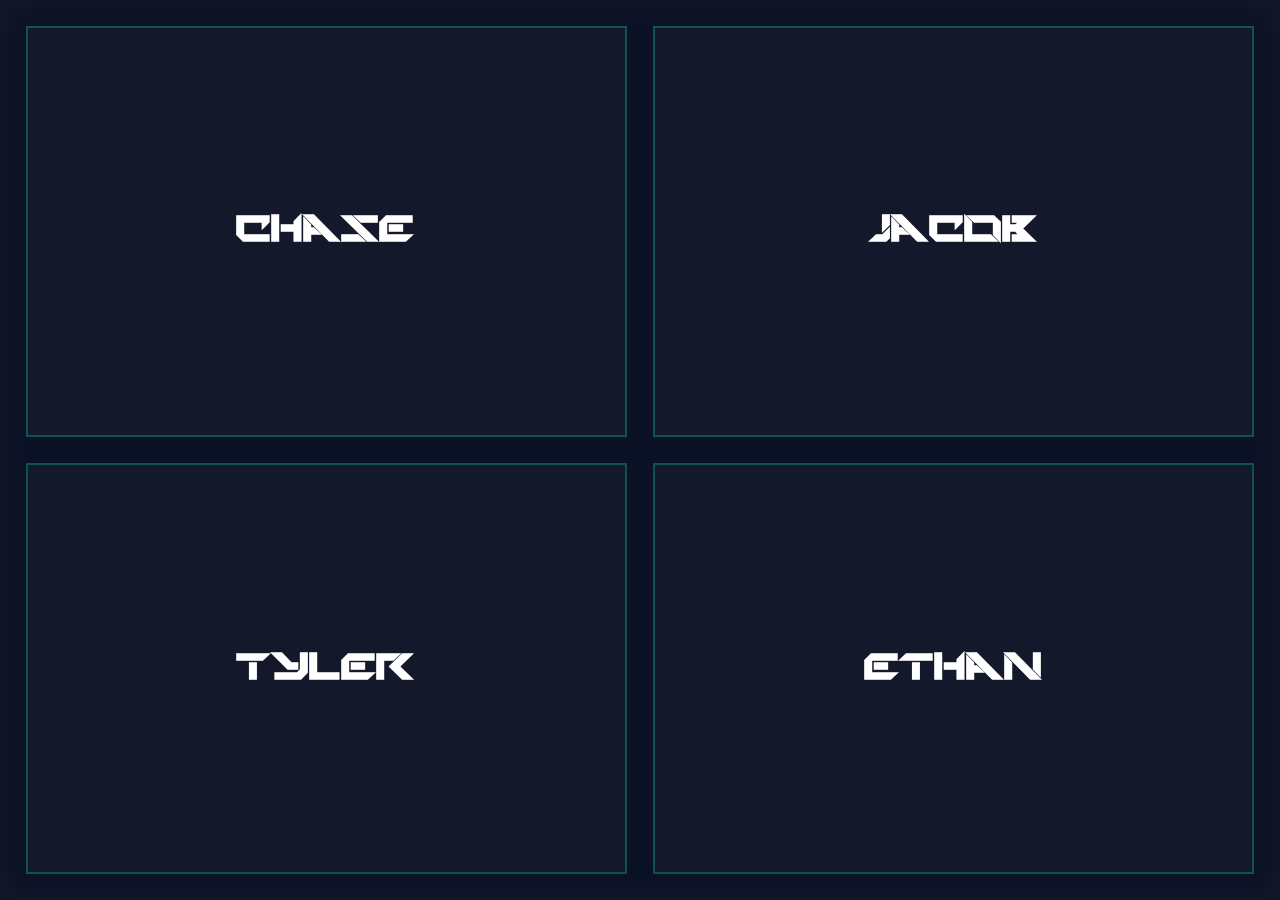
<file: index.html>
<!DOCTYPE html>
<html lang="en">
  <head>
    <meta charset="UTF-8" />
    <meta http-equiv="X-UA-Compatible" content="IE=edge" />
    <meta name="viewport" content="width=device-width, initial-scale=1.0" />
    <title>Bateman</title>
    <link rel="stylesheet" href="/styles/style.css" />
  </head>
  <body>
    <div class="container">
      <a href="" class="link">
        <div class="link__body" id="link__body--chase">
          <div class="body__background"></div>
          <h1>Chase</h1>
        </div> </a
      ><a href="" class="link">
        <div class="link__body" id="link__body--jacob">
          <div class="body__background"></div>
          <h1>Jacob</h1>
        </div> </a
      ><a href="" class="link">
        <div class="link__body" id="link__body--tyler">
          <div class="body__background"></div>
          <h1>Tyler</h1>
        </div> </a
      ><a href="" class="link">
        <div class="link__body" id="link__body--ethan">
          <div class="body__background"></div>
          <h1>Ethan</h1>
        </div>
      </a>
    </div>
  </body>
</html>
</file>
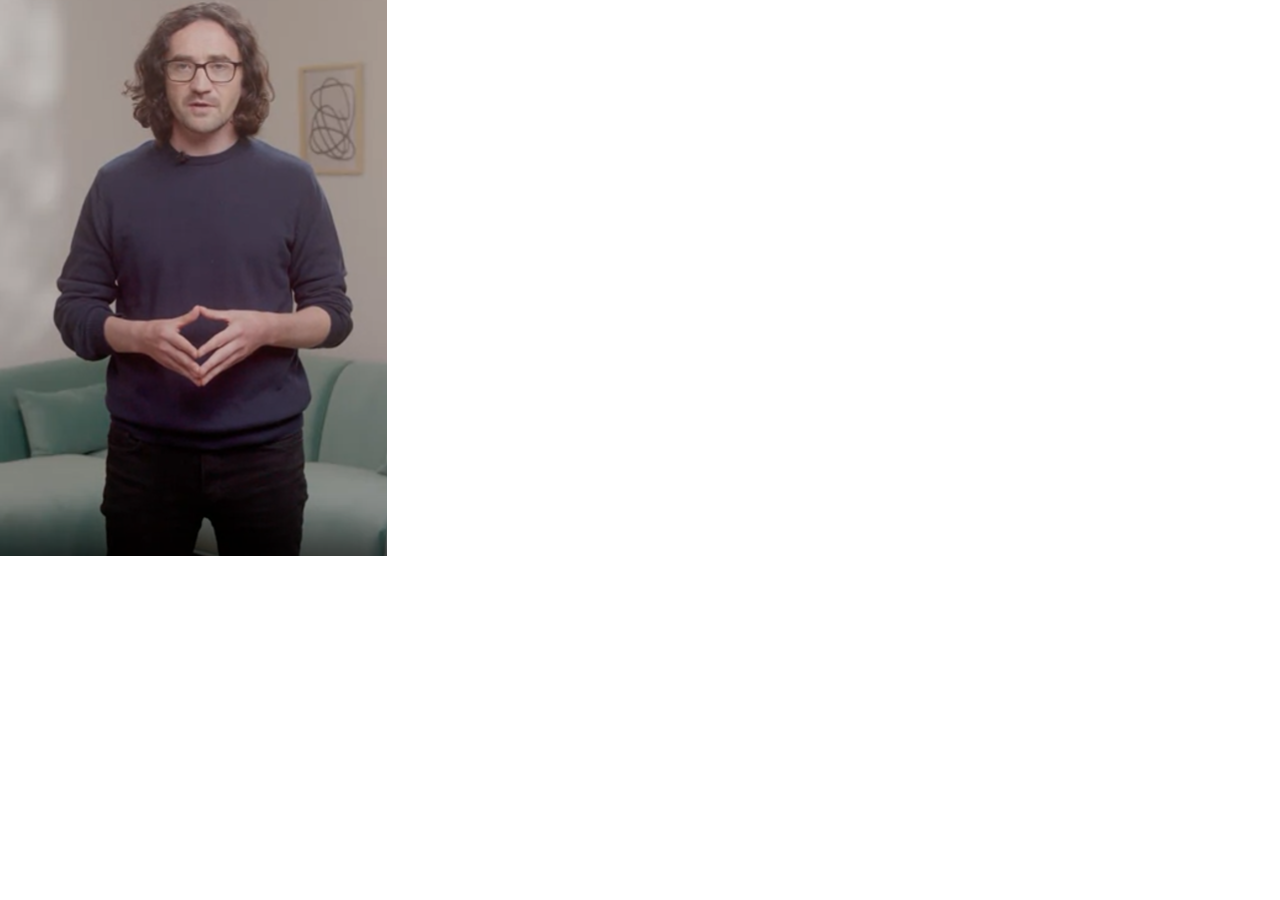
<file: chase.html>
<!DOCTYPE html>
<html lang="en">
<head>
    <meta charset="UTF-8">
    <meta http-equiv="X-UA-Compatible" content="IE=edge">
    <meta name="viewport" content="width=device-width, initial-scale=1.0">
    <link rel="stylesheet" href="styles\style.css">
    <title>Chase</title>
</head>
<body>
    <img class="man" src="man.png" alt="">
    <div class="main"></div>
</body>
</html>
</file>
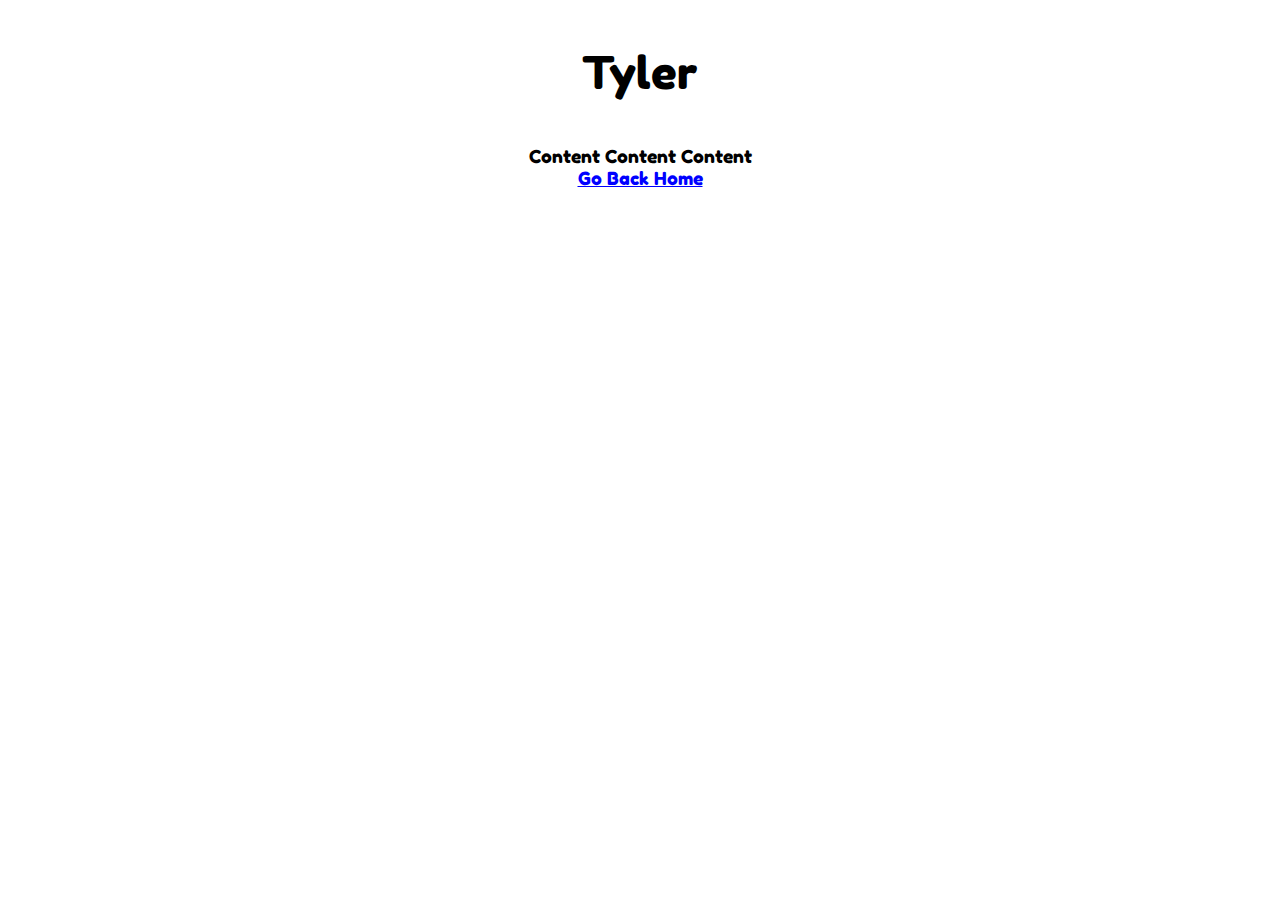
<file: tyler.html>
<!DOCTYPE html>
<html lang="en">
<head>
    <meta charset="UTF-8">
    <meta http-equiv="X-UA-Compatible" content="IE=edge">
    <meta name="viewport" content="width=device-width, initial-scale=1.0">
    <title>Tyler</title>
    <link rel="stylesheet" href="styles/tyler.css">
</head>
<body>

    <header>
        <h1>Tyler</h1>
    </header>

    <main>
        <p>Content Content Content</p>
    </main>

    <footer>
        <a href="/index.html">Go Back Home</a>
    </footer>
    
</body>
</html>
</file>
<file: styles/style.css>
* {
  box-sizing: border-box;
  margin: 0;
  padding: 0;
}

:root {
  font-size: 2vw;
}

a {
  text-decoration: none;
  color: white;
}

h1 {
  text-align: center;
  width: 100%;
  font-family: techno;
}

html,
body,
.container {
  width: 100%;
  height: 100%;
  overflow: hidden;
}

.container {
  display: grid;
  grid-template-columns: repeat(2, 1fr);
  gap: 2vw;

  padding: 2vw;

  background-color: #0c1226;
  box-shadow: 0px 0px 20px 10px #13182b inset;
}

.link {
  width: 100%;
  height: 100%;

  display: flex;
  justify-content: center;
  align-items: center;

  background-color: #13182b;
  border: 2px solid #105252;

  transition: all 0.25s ease;
}

.link:hover {
  border: 2px solid rgba(30, 173, 156, 1);
  box-shadow: 0px 0px 40px 10px rgba(30, 173, 156, 0.5),
    0px 0px 20px 20px rgba(30, 173, 156, 0.1) inset;

  transform: translate(-1%, -1%);
}

.link__body {
  width: 100%;
  height: 100%;

  position: relative;
}

.link__body h1 {
  position: absolute;
  top: 50%;
  transform: translateY(-50%);
}

.link__body:hover .body__background {
  opacity: 0;
}

#link__body--jacob {
  background-image: url(/images/fatmonke.jpg);
  background-size: cover;
  background-position: 50%;
  background-position-y: 10%;
}

#link__body--jacob:hover h1 {
  color: black;
}

.body__background {
  position: absolute;
  width: 100%;
  height: 100%;

  display: flex;
  align-items: center;

  background-color: #13182b;
  transition: all 0.25s ease;
}

@font-face {
  font-family: techno;
  src: url(/fonts/techno_hideo.ttf);
}
</file>
<file: styles/tyler.css>
* {
    box-sizing: border-box;
    margin: 0;
    padding: 0;
 }

 :root {
    font-family: FredokaOne;
 }

 a {
    color: blue;
 }

 a:hover {
    color: rgb(73, 73, 199);
 }

 h1 {
    text-align: center;
    padding: 5vh 0;
    font-size: 5vh;
    font-weight: lighter;
 }

 main, footer {
    text-align: center;
    font-size: 2vh;
 }

 @font-face {
    font-family: FredokaOne;
    src: url(/fonts/FredokaOne-Regular.ttf);
 }
</file>
